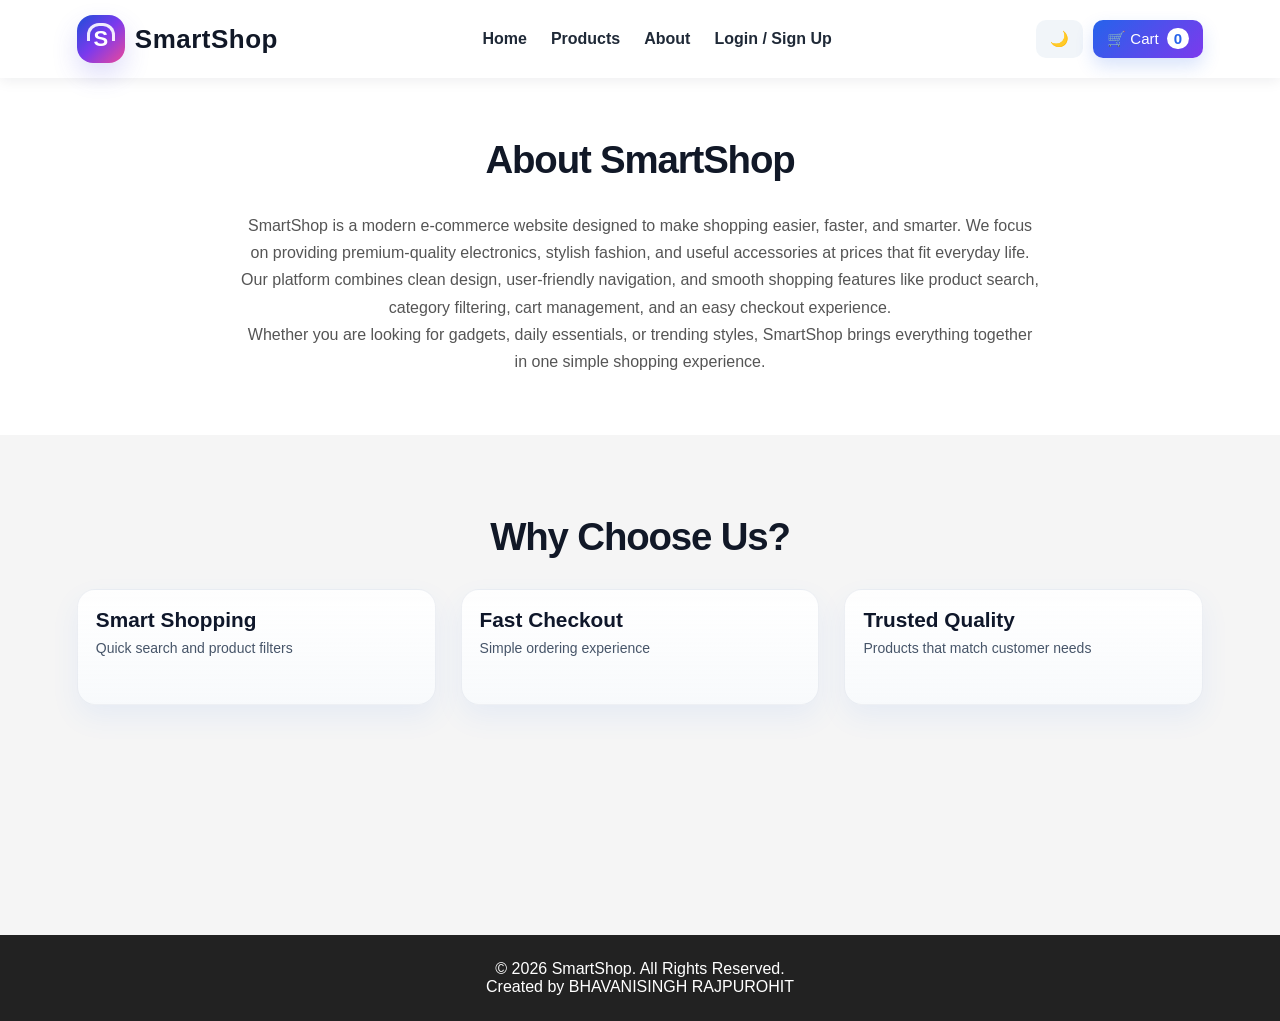
<file: about.html>
<!DOCTYPE html>
<html lang="en">
<head>
    <meta charset="UTF-8">
    <meta name="viewport" content="width=device-width, initial-scale=1.0">
    <title>SmartShop | About</title>
    <link rel="stylesheet" href="style.css.css">
</head>
<body>

<header class="header">
    <a href="index.html" class="brand" aria-label="SmartShop home">
        <span class="logo-mark"><span class="logo-letter">S</span></span>
        <span class="logo-text">SmartShop</span>
    </a>

    <nav>
        <a href="index.html">Home</a>
        <a href="products.html">Products</a>
        <a href="about.html">About</a>
        <a href="login.html">Login / Sign Up</a>
    </nav>

    <div class="header-buttons">
        <button id="themeBtn" class="icon-btn">🌙</button>
        <button id="cartBtn" class="cart-btn">
            🛒 Cart <span id="cartCount">0</span>
        </button>
    </div>
</header>

<section class="about-section">
    <h2>About SmartShop</h2>
    <p>
        SmartShop is a modern e-commerce website designed to make shopping easier, faster, and smarter.
        We focus on providing premium-quality electronics, stylish fashion, and useful accessories at prices that fit everyday life.
    </p>
    <p>
        Our platform combines clean design, user-friendly navigation, and smooth shopping features like product search,
        category filtering, cart management, and an easy checkout experience.
    </p>
    <p>
        Whether you are looking for gadgets, daily essentials, or trending styles, SmartShop brings everything together in one simple shopping experience.
    </p>
</section>

<section class="products-section">
    <h2>Why Choose Us?</h2>
    <div class="product-container">
        <div class="product-card">
            <div class="product-info">
                <h3>Smart Shopping</h3>
                <p class="product-category">Quick search and product filters</p>
            </div>
        </div>
        <div class="product-card">
            <div class="product-info">
                <h3>Fast Checkout</h3>
                <p class="product-category">Simple ordering experience</p>
            </div>
        </div>
        <div class="product-card">
            <div class="product-info">
                <h3>Trusted Quality</h3>
                <p class="product-category">Products that match customer needs</p>
            </div>
        </div>
    </div>
</section>

<footer>
    <p>&copy; 2026 SmartShop. All Rights Reserved.</p>
    <p>Created by BHAVANISINGH RAJPUROHIT</p>
</footer>

<script src="script.js.js"></script>
</body>
</html>
</file>
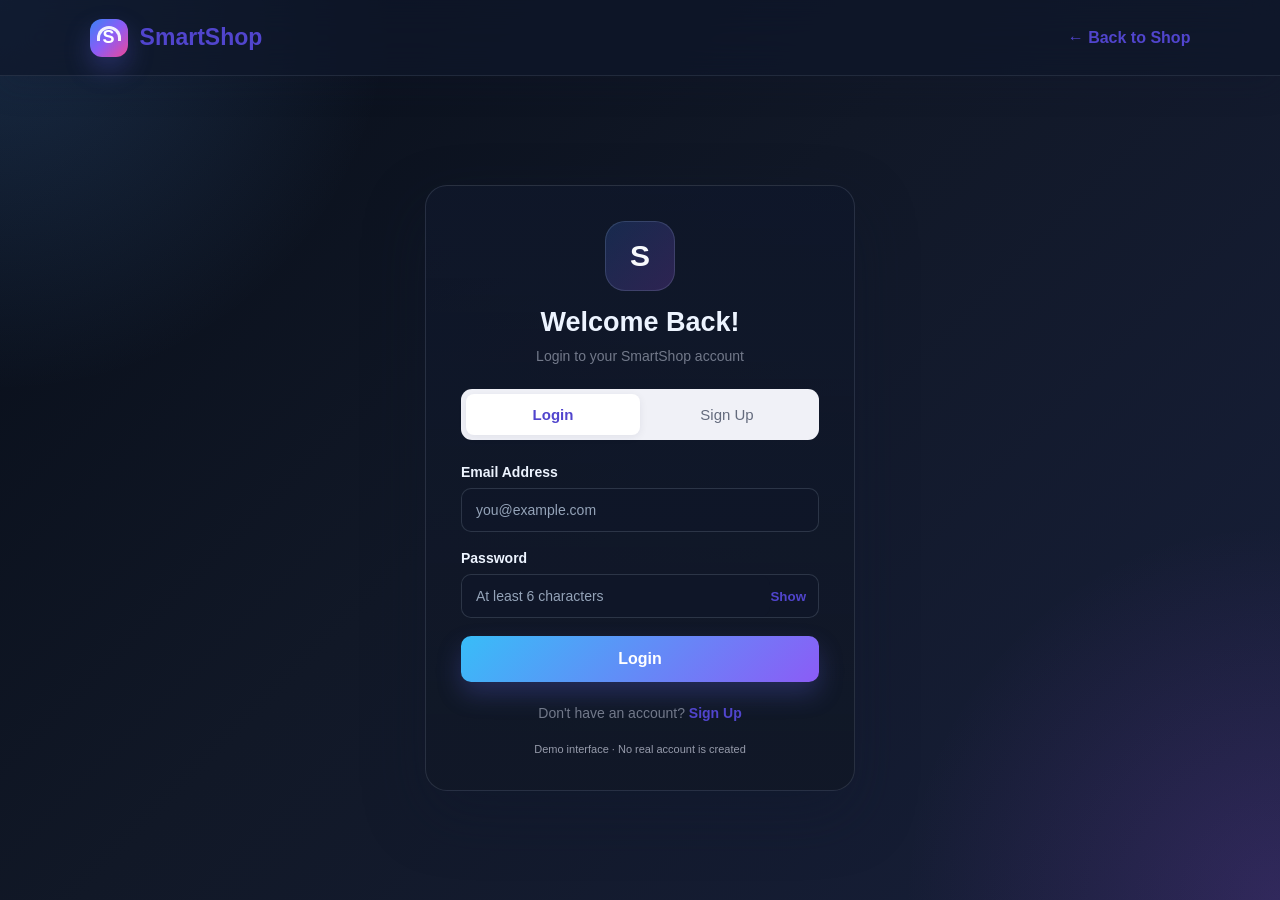
<file: login.html>
<!DOCTYPE html>
<html lang="en">
<head>
  <meta charset="UTF-8">
  <meta name="viewport" content="width=device-width, initial-scale=1.0">
  <title>SmartShop | Login</title>
  <link rel="stylesheet" href="login.css">
</head>
<body>
  <header>
    <a class="brand logo" href="index.html">
      <span class="logo-mark"><span class="logo-letter">S</span></span>
      <span class="logo-text">SmartShop</span>
    </a>
    <a class="back" href="index.html">← Back to Shop</a>
  </header>

  <main class="container">
    <section class="card">
      <div class="icon"><span>S</span></div>
      <h1 id="heading">Welcome Back!</h1>
      <p class="subtitle" id="subtitle">Login to your SmartShop account</p>

      <div class="tabs">
        <button class="tab active" id="loginTab" type="button">Login</button>
        <button class="tab" id="signupTab" type="button">Sign Up</button>
      </div>

      <form id="authForm">
        <div class="field" id="nameField" hidden>
          <label for="name">Full Name</label>
          <input id="name" type="text" placeholder="Enter your name">
        </div>

        <div class="field">
          <label for="email">Email Address</label>
          <input id="email" type="email" placeholder="you@example.com" required>
        </div>

        <div class="field">
          <label for="password">Password</label>
          <div class="passwordBox">
            <input id="password" type="password" placeholder="At least 6 characters" minlength="6" required>
            <button type="button" id="togglePassword">Show</button>
          </div>
        </div>

        <p id="message" role="status"></p>
        <button class="submit" id="submitBtn" type="submit">Login</button>
      </form>

      <p class="switchText" id="switchText">
        Don't have an account?
        <button type="button" id="switchBtn">Sign Up</button>
      </p>
      <p class="note">Demo interface · No real account is created</p>
    </section>
  </main>

  <script src="login.js"></script>
</body>
</html>
</file>
<file: style.css.css>
*{
  margin: 0;
  padding: 0;
  box-sizing: border-box;
  }

html {
scroll-behavior: smooth;
}

body {
font-family: Arial, sans-serif;
background: #f5f5f5;
color: #222;
transition: 0.3s;
}

body:not(.dark) {
background: #f5f5f5;
color: #111827;
}

/* Header */

.header {
position: sticky;
top: 0;
z-index: 1000;
display: flex;
align-items: center;
justify-content: space-between;
padding: 15px 6%;
background: rgba(255, 255, 255, 0.96);
box-shadow: 0 2px 14px rgba(17, 24, 39, 0.08);
}

.brand {
    display: inline-flex;
    align-items: center;
    gap: 10px;
    text-decoration: none;
    color: #111827;
}

.logo-mark {
    width: 48px;
    height: 48px;
    display: grid;
    place-items: center;
    border-radius: 16px;
    background: linear-gradient(135deg, #1d4ed8, #7c3aed, #ec4899);
    box-shadow: 0 12px 26px rgba(79, 70, 229, 0.18);
    position: relative;
    overflow: hidden;
}

.logo-mark::before {
    content: "";
    position: absolute;
    width: 22px;
    height: 15px;
    border: 3px solid rgba(255, 255, 255, 0.9);
    border-bottom: none;
    border-radius: 12px 12px 0 0;
    top: 8px;
    left: 50%;
    transform: translateX(-50%);
}

.logo-letter {
    position: relative;
    z-index: 1;
    color: white;
    font-size: 22px;
    font-weight: 900;
}

.logo-text {
    font-size: 26px;
    font-weight: 800;
    letter-spacing: 0.5px;
}

nav {
display: flex;
gap: 24px;
align-items: center;
}

nav a {
text-decoration: none;
color: #1f2937;
font-weight: 700;
transition: 0.2s ease;
}

nav a:hover {
color: #2563eb;
}

.header-buttons {
display: flex;
gap: 10px;
align-items: center;
}

.icon-btn,
.cart-btn {
border: none;
cursor: pointer;
padding: 10px 14px;
border-radius: 10px;
font-size: 15px;
}

.icon-btn {
background: #f1f5f9;
color: #111827;
}

.cart-btn {
background: linear-gradient(135deg, #2563eb, #7c3aed);
color: white;
box-shadow: 0 8px 18px rgba(37, 99, 235, 0.18);
}

#cartCount {
background: white;
color: #2563eb;
padding: 2px 7px;
border-radius: 20px;
margin-left: 4px;
font-weight: 800;
}

/* Hero */

.hero {
min-height: 560px;
display: flex;
align-items: center;
justify-content: center;
text-align: left;
background:
    radial-gradient(circle at 75% 50%, rgba(96, 165, 250, 0.22), transparent 32%),
    linear-gradient(120deg, #0f172a, #172554 52%, #312e81);
color: white;
padding: 64px 7%;
position: relative;
overflow: hidden;
}

.hero::before {
content: "";
position: absolute;
width: 420px;
height: 420px;
background: rgba(255,255,255,0.045);
border-radius: 50%;
right: 4%;
top: -230px;
}

.hero::after {
content: "";
position: absolute;
width: 300px;
height: 300px;
background: rgba(96,165,250,0.08);
border-radius: 50%;
left: 36%;
bottom: -220px;
}

.hero-layout {
    width: min(1200px, 100%);
    margin: 0 auto;
    display: grid;
    grid-template-columns: minmax(0, 1fr) minmax(340px, 0.9fr);
    align-items: center;
    gap: clamp(40px, 8vw, 110px);
    position: relative;
    z-index: 1;
}

.hero-content {
    max-width: 610px;
}

.creator-name {
    display: inline-block;
    padding: 8px 12px;
    margin-bottom: 20px;
    border: 1px solid rgba(191, 219, 254, 0.28);
    border-radius: 999px;
    background: rgba(255,255,255,0.08);
    color: #dbeafe;
    font-size: 12px;
    font-weight: 700;
    letter-spacing: 0.12em;
    text-transform: uppercase;
}

.hero-kicker {
    margin-bottom: 14px;
    color: #93c5fd;
    font-size: 14px;
    font-weight: 800;
    letter-spacing: 0.14em;
    text-transform: uppercase;
}

.hero h1 {
    max-width: 620px;
    margin-bottom: 18px;
    font-size: clamp(2.8rem, 5.2vw, 4.8rem);
    font-weight: 800;
    letter-spacing: -0.055em;
    line-height: 1.04;
}

.hero h1 span {
    color: #93c5fd;
}

.hero-description {
    max-width: 500px;
    margin-bottom: 28px;
    color: #d6e1f2;
    font-size: 18px;
    line-height: 1.7;
}

.hero-actions {
    display: flex;
    align-items: center;
    flex-wrap: wrap;
    gap: 22px;
}

.shop-btn {
    display: inline-flex;
    align-items: center;
    gap: 12px;
    text-decoration: none;
    background: white;
    color: #111827;
    padding: 15px 21px;
    border-radius: 12px;
    font-weight: 800;
    box-shadow: 0 12px 28px rgba(15, 23, 42, 0.2);
    transition: transform 0.2s ease, box-shadow 0.2s ease;
}

.shop-btn:hover {
    transform: translateY(-3px);
    box-shadow: 0 18px 34px rgba(15, 23, 42, 0.28);
}

.hero-secondary-link {
    color: #e0eaff;
    font-size: 14px;
    font-weight: 700;
    text-decoration-color: rgba(224, 234, 255, 0.45);
    text-underline-offset: 5px;
}

.hero-proof {
    display: flex;
    align-items: center;
    gap: 12px;
    margin-top: 30px;
    color: #c5d3e8;
    font-size: 12px;
}

.proof-stars {
    color: #fbbf24;
    font-size: 15px;
    letter-spacing: 2px;
    white-space: nowrap;
}

.hero-showcase {
    position: relative;
    min-height: 390px;
    display: grid;
    place-items: center;
}

.showcase-glow {
    position: absolute;
    width: min(390px, 90%);
    aspect-ratio: 1;
    border-radius: 50%;
    background: linear-gradient(135deg, rgba(96,165,250,0.35), rgba(167,139,250,0.2));
    filter: blur(2px);
}

.showcase-image {
    position: relative;
    width: min(370px, 82%);
    aspect-ratio: 1;
    object-fit: cover;
    border: 8px solid rgba(255,255,255,0.16);
    border-radius: 50%;
    box-shadow: 0 28px 70px rgba(0,0,0,0.35);
}

.showcase-label,
.showcase-price {
    position: absolute;
    display: flex;
    align-items: center;
    gap: 12px;
    border: 1px solid rgba(255,255,255,0.25);
    background: rgba(15, 23, 42, 0.72);
    color: white;
    box-shadow: 0 16px 38px rgba(0,0,0,0.2);
    backdrop-filter: blur(14px);
}

.showcase-label {
    top: 10%;
    left: 0;
    padding: 12px 16px;
    border-radius: 14px;
}

.showcase-label-icon {
    display: grid;
    place-items: center;
    width: 34px;
    height: 34px;
    border-radius: 10px;
    background: linear-gradient(135deg, #38bdf8, #8b5cf6);
}

.showcase-label strong,
.showcase-label small,
.showcase-price span,
.showcase-price strong,
.showcase-price small {
    display: block;
}

.showcase-label strong {
    font-size: 12px;
}

.showcase-label small {
    margin-top: 4px;
    color: #cbd5e1;
    font-size: 11px;
}

.showcase-price {
    right: 0;
    bottom: 9%;
    flex-direction: column;
    align-items: flex-start;
    gap: 5px;
    min-width: 160px;
    padding: 16px 18px;
    border-radius: 16px;
    text-decoration: none;
}

.showcase-price span {
    color: #93c5fd;
    font-size: 11px;
    font-weight: 700;
    letter-spacing: 0.1em;
    text-transform: uppercase;
}

.showcase-price strong {
    font-size: 16px;
}

.showcase-price small {
    margin-top: 4px;
    color: #e0eaff;
}

.trust-strip {
    max-width: 1200px;
    margin: 0 auto;
    padding: 26px 24px 0;
    display: grid;
    grid-template-columns: repeat(3, minmax(0, 1fr));
    gap: 18px;
}

.trust-item {
    display: flex;
    align-items: center;
    gap: 14px;
    background: white;
    border: 1px solid rgba(148, 163, 184, 0.18);
    border-radius: 18px;
    padding: 18px 20px;
    box-shadow: 0 10px 24px rgba(15, 23, 42, 0.04);
}

.trust-item span {
    display: grid;
    place-items: center;
    width: 48px;
    height: 48px;
    border-radius: 14px;
    background: #eef2ff;
    font-size: 24px;
}

.trust-item strong,
.trust-item small {
    display: block;
}

.trust-item strong {
    color: #111827;
    margin-bottom: 4px;
}

.trust-item small {
    color: #64748b;
}

.collections,
.features {
    padding: 70px 6% 0;
}

.section-heading {
    text-align: center;
    margin-bottom: 28px;
}

.eyebrow {
    font-size: 13px;
    letter-spacing: 0.14em;
    text-transform: uppercase;
    color: #2563eb;
    font-weight: 800;
    margin-bottom: 12px;
}

.section-heading h2 {
    font-size: clamp(2rem, 3vw, 2.8rem);
    color: #0f172a;
}

.collection-grid {
    display: grid;
    grid-template-columns: 1.5fr 1fr 1fr;
    gap: 22px;
    max-width: 1200px;
    margin: 0 auto;
}

.promo-card {
    position: relative;
    min-height: 260px;
    border-radius: 24px;
    overflow: hidden;
    display: flex;
    align-items: flex-end;
    padding: 22px;
    box-shadow: 0 18px 36px rgba(15, 23, 42, 0.08);
}

.promo-card-large {
    background: linear-gradient(135deg, rgba(37,99,235,0.9), rgba(124,58,237,0.85)),
        url('https://images.unsplash.com/photo-1511707171634-5f897ff02aa9?auto=format&fit=crop&w=1200&q=80') center/cover no-repeat;
}

.card-fashion {
    background: linear-gradient(135deg, rgba(239,68,68,0.7), rgba(251,146,60,0.4)),
        url('https://images.unsplash.com/photo-1521572163474-6864f9cf17ab?auto=format&fit=crop&w=900&q=80') center/cover no-repeat;
}

.card-accessories {
    background: linear-gradient(135deg, rgba(14,165,233,0.72), rgba(45,212,191,0.5)),
        url('https://images.unsplash.com/photo-1553062407-98eeb64c6a62?auto=format&fit=crop&w=900&q=80') center/cover no-repeat;
}

.promo-text {
    position: relative;
    z-index: 1;
    color: white;
    max-width: 260px;
}

.mini-tag {
    font-size: 12px;
    letter-spacing: 0.12em;
    text-transform: uppercase;
    margin-bottom: 8px;
    opacity: 0.9;
}

.promo-text h3 {
    font-size: clamp(1.6rem, 2.2vw, 2.2rem);
    margin-bottom: 8px;
}

.promo-text p {
    margin-bottom: 14px;
    line-height: 1.5;
    color: rgba(255,255,255,0.9);
}

.promo-text a {
    display: inline-block;
    color: white;
    text-decoration: none;
    font-weight: 700;
    border-bottom: 2px solid rgba(255,255,255,0.8);
    padding-bottom: 2px;
}

.feature-grid {
    max-width: 1200px;
    margin: 0 auto;
    display: grid;
    grid-template-columns: repeat(3, minmax(0, 1fr));
    gap: 22px;
}

.feature-item {
    background: white;
    border: 1px solid rgba(148, 163, 184, 0.18);
    border-radius: 20px;
    padding: 28px 22px;
    box-shadow: 0 10px 24px rgba(15, 23, 42, 0.04);
    text-align: center;
}

.feature-icon {
    width: 58px;
    height: 58px;
    margin: 0 auto 18px;
    display: grid;
    place-items: center;
    border-radius: 16px;
    background: linear-gradient(135deg, #dbeafe, #ede9fe);
    font-size: 28px;
}

.feature-item h3 {
    margin-bottom: 10px;
    color: #0f172a;
}

.feature-item p {
    color: #475569;
    line-height: 1.6;
}

/* Products */

.products-section {
padding: 80px 6%;
min-height: 500px;
}

.products-section h2,
.about-section h2 {
text-align: center;
margin-bottom: 30px;
font-size: clamp(2rem, 3vw, 2.5rem);
font-weight: 800;
letter-spacing: -0.03em;
}

.controls {
display: flex;
justify-content: center;
gap: 15px;
margin-bottom: 35px;
flex-wrap: wrap;
padding: 12px;
background: rgba(15, 23, 42, 0.42);
border: 1px solid rgba(148, 163, 184, 0.14);
border-radius: 18px;
box-shadow: 0 15px 30px rgba(15, 23, 42, 0.12);
}

body:not(.dark) .controls {
background: rgba(255, 255, 255, 0.8);
}

.controls input,
.controls select {
padding: 12px 14px;
border: 1px solid rgba(148, 163, 184, 0.25);
border-radius: 12px;
font-size: 15px;
min-width: 220px;
background: rgba(15, 23, 42, 0.45);
color: #e2e8f0;
outline: none;
}

body:not(.dark) .controls input,
body:not(.dark) .controls select {
background: rgba(255,255,255,0.9);
color: #111827;
}

.controls input:focus,
.controls select:focus,
.checkout-box input:focus,
.checkout-box textarea:focus,
.checkout-box select:focus {
border-color: rgba(96,165,250,0.8);
box-shadow: 0 0 0 3px rgba(96,165,250,0.18);
}

/* Product Cards */

.product-container {
display: grid;
grid-template-columns: repeat(auto-fit, minmax(220px, 1fr));
gap: 25px;
}

.product-card {
background: linear-gradient(180deg, rgba(15, 23, 42, 0.85), rgba(17, 24, 39, 0.9));
border: 1px solid rgba(148, 163, 184, 0.16);
border-radius: 18px;
overflow: hidden;
box-shadow: 0 16px 40px rgba(15, 23, 42, 0.18);
padding-bottom: 20px;
transition: transform 0.22s ease, box-shadow 0.22s ease, border-color 0.22s ease;
}

body:not(.dark) .product-card {
background: linear-gradient(180deg, rgba(255,255,255,0.9), rgba(248,250,252,1));
box-shadow: 0 12px 28px rgba(59,130,246,0.08);
}

.product-card:hover {
transform: translateY(-5px);
box-shadow: 0 22px 42px rgba(99, 102, 241, 0.18);
border-color: rgba(96,165,250,0.45);
}

.product-image {
width: 100%;
height: 200px;

display: flex;
align-items: center;
justify-content: center;
background: linear-gradient(135deg, rgba(59,130,246,0.12), rgba(168,85,247,0.14));
}

.product-image img {
width: 100%;
height: 100%;
object-fit: cover;
display: block;
}

.product-info {
padding: 18px;
}

.product-info h3 {
margin-bottom: 8px;
font-size: 1.3rem;
color: #f8fbff;
}

body:not(.dark) .product-info h3 {
color: #0f172a;
}

.product-category {
color: #a6b5d8;
font-size: 14px;
margin-bottom: 10px;
}

body:not(.dark) .product-category {
color: #475569;
}

.product-rating {
color: #fbbf24;
margin-bottom: 10px;
font-size: 14px;
}

.product-price {
font-size: 20px;
font-weight: 800;
margin-bottom: 15px;
color: #f8fafc;
}

body:not(.dark) .product-price {
color: #111827;
}

.add-btn {
width: 100%;
border: none;
border-radius: 12px;
padding: 12px;
background: linear-gradient(135deg, #38bdf8, #8b5cf6);
color: white;
cursor: pointer;
font-size: 15px;
font-weight: 700;
box-shadow: 0 14px 24px rgba(79,70,229,0.2);
}
/* Modal */

.modal {
display: none;

   
position: fixed;
z-index: 2000;

left: 0;
top: 0;

width: 100%;
height: 100%;

background: rgba(0, 0, 0, 0.6);

align-items: center;
justify-content: center;

padding: 20px;
   

}

.modal.show {
display: flex;
}

.modal-content {
position: relative;

   
width: 100%;
max-width: 550px;
max-height: 90vh;

overflow-y: auto;

background: white;

border-radius: 12px;
padding: 30px;

box-shadow: 0 10px 30px rgba(0, 0, 0, 0.3);
   

}

.close-btn {
position: absolute;

   
right: 15px;
top: 10px;

border: none;
background: none;

font-size: 30px;
cursor: pointer;
   

}

/* Cart */

#cartItems {
margin-top: 20px;
}

.cart-item {
display: flex;
align-items: center;
justify-content: space-between;

   
gap: 15px;

padding: 15px 0;

border-bottom: 1px solid #ddd;
   

}

.cart-item-info {
flex: 1;
}

.cart-item-info h4 {
margin-bottom: 5px;
}

.cart-item-price {
color: #555;
}

.quantity-controls {
display: flex;
align-items: center;
gap: 8px;
}

.quantity-controls button {
border: none;

   
width: 30px;
height: 30px;

border-radius: 5px;

background: #007bff;
color: white;

cursor: pointer;

font-size: 18px;
   

}

.remove-btn {
border: none;

   
background: #dc3545;
color: white;

padding: 7px 10px;

border-radius: 5px;

cursor: pointer;
   

}

.cart-total {
display: flex;
justify-content: space-between;

   
font-size: 20px;

padding: 20px 0;
   

}

/* Buttons */

.primary-btn {
width: 100%;

   
border: none;
border-radius: 8px;

padding: 13px;

background: #007bff;
color: white;

cursor: pointer;

font-size: 16px;
font-weight: bold;
   

}

.primary-btn:hover {
background: #0056b3;
}

/* Checkout */

.checkout-section {
display: none;

   
padding: 60px 20px;

background: #eeeeee;
   

}

.checkout-section.show {
display: block;
}

.checkout-box {
max-width: 600px;

   
margin: auto;

background: white;

padding: 30px;

border-radius: 12px;

box-shadow:
    0 3px 15px rgba(0, 0, 0, 0.1);
   

}

.checkout-box h2 {
text-align: center;
margin-bottom: 25px;
}

.checkout-box label {
display: block;

   
margin-top: 15px;
margin-bottom: 6px;

font-weight: bold;
   

}

.checkout-box input,
.checkout-box textarea,
.checkout-box select {
width: 100%;

   
padding: 12px;

border: 1px solid #ccc;
border-radius: 7px;

font-size: 15px;

background: white;
   

}

.checkout-box textarea {
min-height: 100px;
resize: vertical;
}

.checkout-box .primary-btn {
margin-top: 25px;
}

/* Success */

.success-box {
text-align: center;
}

.success-icon {
width: 70px;
height: 70px;

   
display: flex;
align-items: center;
justify-content: center;

margin: 0 auto 20px;

border-radius: 50%;

background: #28a745;
color: white;

font-size: 40px;
   

}

.success-box h2 {
margin-bottom: 15px;
}

.success-box p {
margin-bottom: 8px;
color: #555;
}

.success-box .primary-btn {
margin-top: 20px;
}

/* About */

.about-section {
padding: 60px 15%;
text-align: center;

   
background: white;
   

}

.about-section p {
max-width: 800px;

   
margin: auto;

line-height: 1.7;

color: #555;
   

}

/* Footer */

footer {
text-align: center;

   
padding: 25px;

background: #222;
color: white;
   

}

/* Dark Mode */

body.dark {
background: #121212;
color: #eeeeee;
}

body.dark .header {
background: rgba(15, 23, 42, 0.8);
}

body.dark .brand {
color: #f3f4f6;
}

body.dark nav a {
color: #e2e8f0;
}

body.dark .icon-btn {
background: rgba(148, 163, 184, 0.12);
color: white;
}

body.dark .products-section {
background: transparent;
}

body.dark .product-card {
background: linear-gradient(180deg, rgba(15, 23, 42, 0.9), rgba(17, 24, 39, 0.95));
color: #eeeeee;
}

body.dark .product-image {
background: linear-gradient(135deg, rgba(59,130,246,0.2), rgba(168,85,247,0.14));
}

body.dark .product-category,
body.dark .cart-item-price,
body.dark .about-section p {
color: #cbd5e1;
}

body.dark .controls input,
body.dark .controls select,
body.dark .checkout-box input,
body.dark .checkout-box textarea,
body.dark .checkout-box select {
background: rgba(15, 23, 42, 0.55);
color: white;
border-color: rgba(148, 163, 184, 0.3);
}

body.dark .checkout-section {
background: rgba(15, 23, 42, 0.25);
}

body.dark .checkout-box,
body.dark .modal-content {
background: linear-gradient(180deg, rgba(15, 23, 42, 0.95), rgba(17,24,39,0.98));
color: white;
border: 1px solid rgba(148, 163, 184, 0.14);
}

body.dark .about-section {
background: transparent;
}

body.dark .section-heading h2 {
color: #f8fafc;
}

body.dark .trust-item,
body.dark .feature-item {
background: rgba(15, 23, 42, 0.72);
border-color: rgba(148, 163, 184, 0.18);
}

body.dark .trust-item strong,
body.dark .feature-item h3 {
color: #f8fafc;
}

body.dark .trust-item small,
body.dark .feature-item p {
color: #cbd5e1;
}

body.dark .success-box p {
color: #cbd5e1;
}

body.dark .close-btn {
color: white;
}

/* Responsive */

@media (max-width: 768px) {

.header {
    flex-wrap: wrap;
    gap: 15px;
    justify-content: center;
    padding: 14px 5%;
}

nav {
    order: 3;
    width: 100%;
    justify-content: center;
    flex-wrap: wrap;
    gap: 14px;
}

.hero {
    min-height: 0;
    padding: 56px 6%;
    text-align: center;
}

.hero-layout {
    grid-template-columns: 1fr;
    gap: 28px;
}

.hero-content {
    max-width: 640px;
    margin: 0 auto;
}

.hero-actions,
.hero-proof {
    justify-content: center;
}

.hero-description {
    margin-right: auto;
    margin-left: auto;
}

.creator-name {
    font-size: 11px;
    letter-spacing: 0.1em;
}

.hero-showcase {
    min-height: 300px;
}

.showcase-image {
    width: min(280px, 65%);
}

.hero h1 {
    font-size: 2.4rem;
}

.hero-description {
    font-size: 17px;
}

.trust-strip,
.feature-grid,
.collection-grid {
    grid-template-columns: 1fr;
}

.products-section {
    padding: 60px 5%;
}

.about-section {
    padding: 50px 8%;
}

.cart-item {
    flex-wrap: wrap;
}

}

@media (max-width: 480px) {

.logo-text {
    font-size: 20px;
}

.header-buttons {
    width: 100%;
    justify-content: center;
}

.hero {
    padding: 44px 5%;
}

.hero h1 {
    font-size: 2.1rem;
}

.creator-name {
    max-width: 100%;
    font-size: 10px;
    letter-spacing: 0.08em;
}

.hero-actions {
    width: 100%;
    flex-direction: column;
    gap: 16px;
}

.hero-proof {
    align-items: flex-start;
    max-width: 300px;
    text-align: left;
}

.hero-showcase {
    min-height: 250px;
}

.showcase-label {
    left: -4px;
}

.showcase-price {
    right: -4px;
}

.controls {
    padding: 10px;
}

.controls input,
.controls select {
    width: 100%;
    min-width: 0;
}

.cart-btn,
.icon-btn {
    width: 100%;
    justify-content: center;
}

.header-buttons {
    display: grid;
    grid-template-columns: 1fr 1fr;
}

.trust-item {
    padding: 14px 16px;
}

.modal-content {
    padding: 22px;
}
   

}
/* =========================
ANIMATIONS
========================= */

/* Page loading animation */
body {
animation: pageFadeIn 0.7s ease;
}

@keyframes pageFadeIn {
from {
opacity: 0;
}


to {
    opacity: 1;
}


}

/* Header animation */
.header {
animation: slideDown 0.6s ease;
}

@keyframes slideDown {
from {
transform: translateY(-60px);
opacity: 0;
}


to {
    transform: translateY(0);
    opacity: 1;
}


}

/* Hero content animation */
.hero-content {
animation: heroAppear 1s ease;
}

@keyframes namePulse {
0%, 100% {
    transform: scale(1);
    text-shadow: 0 0 0 rgba(255, 255, 255, 0.2);
}

50% {
    transform: scale(1.06);
    text-shadow: 0 0 18px rgba(255, 255, 255, 0.75);
}
}

@keyframes heroAppear {
from {
opacity: 0;
transform: translateY(30px);
}


to {
    opacity: 1;
    transform: translateY(0);
}


}

/* Shop button animation */
.shop-btn {
transition:
transform 0.25s ease,
box-shadow 0.25s ease;
}

.shop-btn:hover {
transform: translateY(-4px) scale(1.04);


box-shadow:
    0 8px 20px rgba(0, 0, 0, 0.2);


}

/* Product card animation */
.product-card {
animation: cardAppear 0.6s ease both;
}

@keyframes cardAppear {
from {
opacity: 0;
transform: translateY(30px);
}


to {
    opacity: 1;
    transform: translateY(0);
}


}

/* Product image zoom */
.product-image {
transition:
transform 0.3s ease,
background 0.3s ease;
}

.product-card:hover .product-image {
transform: scale(1.03);
}

/* Add to cart button */
.add-btn {
transition:
transform 0.2s ease,
box-shadow 0.2s ease,
background 0.2s ease;
}

.add-btn:hover {
transform: translateY(-2px);


box-shadow:
    0 5px 12px rgba(0, 123, 255, 0.3);


}

.add-btn:active {
transform: scale(0.95);
}

/* Cart button */
.cart-btn {
transition:
transform 0.2s ease,
box-shadow 0.2s ease;
}

.cart-btn:hover {
transform: translateY(-2px);


box-shadow:
    0 5px 12px rgba(0, 0, 0, 0.2);


}

.cart-btn:active {
transform: scale(0.95);
}

/* Theme button */
.icon-btn {
transition:
transform 0.3s ease;
}

.icon-btn:hover {
transform: rotate(20deg) scale(1.1);
}

/* Modal animation */
.modal.show .modal-content {
animation: modalAppear 0.35s ease;
}

@keyframes modalAppear {
from {
opacity: 0;
transform: scale(0.85) translateY(20px);
}


to {
    opacity: 1;
    transform: scale(1) translateY(0);
}


}

/* Cart item animation */
.cart-item {
animation: cartItemAppear 0.3s ease;
}

@keyframes cartItemAppear {
from {
opacity: 0;
transform: translateX(-15px);
}


to {
    opacity: 1;
    transform: translateX(0);
}


}

/* Quantity buttons */
.quantity-controls button {
transition:
transform 0.15s ease,
background 0.15s ease;
}

.quantity-controls button:hover {
transform: scale(1.1);
}

.quantity-controls button:active {
transform: scale(0.9);
}

/* Remove button */
.remove-btn {
transition:
transform 0.2s ease,
opacity 0.2s ease;
}

.remove-btn:hover {
transform: scale(1.05);
}

.remove-btn:active {
transform: scale(0.92);
}

/* Checkout box */
.checkout-box {
animation: checkoutAppear 0.6s ease;
}

@keyframes checkoutAppear {
from {
opacity: 0;
transform: translateY(25px);
}


to {
    opacity: 1;
    transform: translateY(0);
}


}

/* Form inputs */
.checkout-box input,
.checkout-box textarea,
.checkout-box select {
transition:
border-color 0.2s ease,
box-shadow 0.2s ease,
transform 0.2s ease;
}

.checkout-box input:focus,
.checkout-box textarea:focus,
.checkout-box select:focus {
outline: none;


border-color: #007bff;

box-shadow:
    0 0 0 3px rgba(0, 123, 255, 0.12);

transform: translateY(-1px);


}

/* Primary button */
.primary-btn {
transition:
transform 0.2s ease,
box-shadow 0.2s ease;
}

.primary-btn:hover {
transform: translateY(-2px);


box-shadow:
    0 6px 15px rgba(0, 123, 255, 0.25);


}

.primary-btn:active {
transform: scale(0.97);
}

/* Success icon */
.success-icon {
animation: successPop 0.6s ease;
}

@keyframes successPop {
0% {
opacity: 0;
transform: scale(0);
}


60% {
    transform: scale(1.15);
}

100% {
    opacity: 1;
    transform: scale(1);
}


}

/* Success heading */
.success-box h2 {
animation: successText 0.7s ease;
}

@keyframes successText {
from {
opacity: 0;
transform: translateY(10px);
}


to {
    opacity: 1;
    transform: translateY(0);
}


}

/* Navigation hover */
nav a {
position: relative;
transition: color 0.2s ease;
}

nav a::after {
content: "";


position: absolute;

left: 0;
bottom: -5px;

width: 0;
height: 2px;

background: #007bff;

transition: width 0.25s ease;


}

nav a:hover::after {
width: 100%;
}

/* Smooth section appearance */
.products-section,
.about-section {
transition:
background 0.3s ease,
color 0.3s ease;
}

/* Respect reduced-motion preference */
@media (prefers-reduced-motion: reduce) {


*,
*::before,
*::after {
    animation-duration: 0.01ms !important;
    animation-iteration-count: 1 !important;
    transition-duration: 0.01ms !important;
    scroll-behavior: auto !important;
}


}
.login-link {
  display: inline-block;
  padding: 10px 16px;
  border-radius: 9px;
  background: #4f46e5;
  color: white;
  text-decoration: none;
  font-weight: 700;
}

.login-link:hover {
  background: #3730a3;
}
</file>
<file: login.css>
* {
  box-sizing: border-box;
  margin: 0;
  padding: 0;
}

body {
  min-height: 100vh;
  font-family: Arial, sans-serif;
  color: #edf4ff;
  background:
    radial-gradient(circle at top left, rgba(96, 165, 250, 0.2), transparent 25%),
    radial-gradient(circle at bottom right, rgba(168, 85, 247, 0.18), transparent 24%),
    linear-gradient(135deg, #070d18, #111827 45%, #171f3a);
}

header {
  height: 76px;
  padding: 0 7%;
  display: flex;
  align-items: center;
  justify-content: space-between;
  background: rgba(15, 23, 42, 0.72);
  backdrop-filter: blur(18px);
  box-shadow: 0 12px 30px rgba(15, 23, 42, 0.18);
  border-bottom: 1px solid rgba(148, 163, 184, 0.14);
}

.brand {
  display: inline-flex;
  align-items: center;
  gap: 12px;
  text-decoration: none;
  color: #1f2937;
}

.logo-mark {
  width: 38px;
  height: 38px;
  display: grid;
  place-items: center;
  border-radius: 12px;
  background: linear-gradient(135deg, #3b82f6, #8b5cf6, #ec4899);
  box-shadow: 0 12px 26px rgba(99, 102, 241, 0.28);
  position: relative;
  overflow: hidden;
}

.logo-mark::before {
  content: "";
  position: absolute;
  width: 18px;
  height: 12px;
  border: 3px solid rgba(255, 255, 255, 0.9);
  border-bottom: none;
  border-radius: 12px 12px 0 0;
  top: 7px;
  left: 50%;
  transform: translateX(-50%);
}

.logo-letter {
  position: relative;
  z-index: 1;
  color: #fff;
  font-weight: 900;
  font-size: 18px;
}

.logo-text {
  color: #5145cd;
  font-size: 23px;
  font-weight: 800;
}

.back {
  color: #5145cd;
  text-decoration: none;
  font-weight: 600;
}

.container {
  min-height: calc(100vh - 76px);
  display: flex;
  justify-content: center;
  align-items: center;
  padding: 30px 16px;
}

.card {
  background: linear-gradient(180deg, rgba(15, 23, 42, 0.84), rgba(17, 24, 39, 0.98));
  border: 1px solid rgba(148, 163, 184, 0.18);
  width: 100%;
  max-width: 430px;
  padding: 35px;
  border-radius: 22px;
  box-shadow: 0 24px 60px rgba(15, 23, 42, 0.35);
}

.icon {
  margin: 0 auto 16px;
  width: 70px;
  height: 70px;
  display: grid;
  place-items: center;
  border-radius: 20px;
  background: linear-gradient(135deg, rgba(59,130,246,0.18), rgba(168,85,247,0.2));
  box-shadow: inset 0 0 0 1px rgba(191, 219, 254, 0.15);
}

.icon span {
  font-size: 30px;
  font-weight: 900;
  color: #f8fafc;
}

h1, .subtitle {
  text-align: center;
}

h1 {
  font-size: 27px;
  margin-bottom: 10px;
}

.subtitle {
  color: #72798a;
  font-size: 14px;
  margin-bottom: 25px;
}

.tabs {
  display: flex;
  background: #f0f1f7;
  border-radius: 11px;
  padding: 5px;
  margin-bottom: 24px;
}

.tab {
  flex: 1;
  border: none;
  border-radius: 8px;
  padding: 12px;
  font-size: 15px;
  cursor: pointer;
  background: transparent;
  color: #646b7d;
}

.tab.active {
  background: white;
  color: #5145cd;
  font-weight: 700;
  box-shadow: 0 2px 8px #17203312;
}

.field {
  margin-bottom: 18px;
}

.field[hidden] {
  display: none;
}

label {
  display: block;
  font-size: 14px;
  font-weight: 700;
  margin-bottom: 8px;
}

input {
  width: 100%;
  padding: 13px 14px;
  border: 1px solid rgba(148, 163, 184, 0.22);
  border-radius: 10px;
  outline: none;
  font-size: 14px;
  background: rgba(15, 23, 42, 0.42);
  color: #f8fafc;
}

input::placeholder {
  color: #94a3b8;
}

input:focus {
  border-color: rgba(96, 165, 250, 0.9);
  box-shadow: 0 0 0 3px rgba(96, 165, 250, 0.18);
}

.passwordBox {
  display: flex;
  align-items: center;
  border: 1px solid rgba(148, 163, 184, 0.22);
  border-radius: 10px;
  padding-right: 12px;
  background: rgba(15, 23, 42, 0.42);
}

.passwordBox:focus-within {
  border-color: rgba(96, 165, 250, 0.9);
}

.passwordBox input {
  border: none;
  box-shadow: none;
}

.passwordBox button {
  border: none;
  background: none;
  color: #5145cd;
  font-weight: 700;
  cursor: pointer;
}

.submit {
  width: 100%;
  padding: 14px;
  border: none;
  border-radius: 10px;
  background: linear-gradient(135deg, #38bdf8, #8b5cf6);
  color: white;
  font-size: 16px;
  font-weight: 700;
  cursor: pointer;
  transition: 0.2s;
  box-shadow: 0 12px 24px rgba(99, 102, 241, 0.25);
}

.submit:hover {
  background: linear-gradient(135deg, #0ea5e9, #7c3aed);
  transform: translateY(-1px);
}

#message {
  font-size: 14px;
  margin: 0 0 14px;
  line-height: 1.5;
}

#message:empty {
  display: none;
}

.switchText {
  text-align: center;
  font-size: 14px;
  color: #72798a;
  margin-top: 23px;
}

.switchText button {
  color: #5145cd;
  font-weight: 700;
  border: none;
  background: none;
  cursor: pointer;
  font-size: inherit;
}

.note {
  text-align: center;
  color: #969bab;
  font-size: 11px;
  margin-top: 22px;
}

@media (max-width: 480px) {
  header {
    padding: 0 18px;
  }

  .logo {
    font-size: 19px;
  }

  .card {
    padding: 27px 22px;
  }
}
</file>
